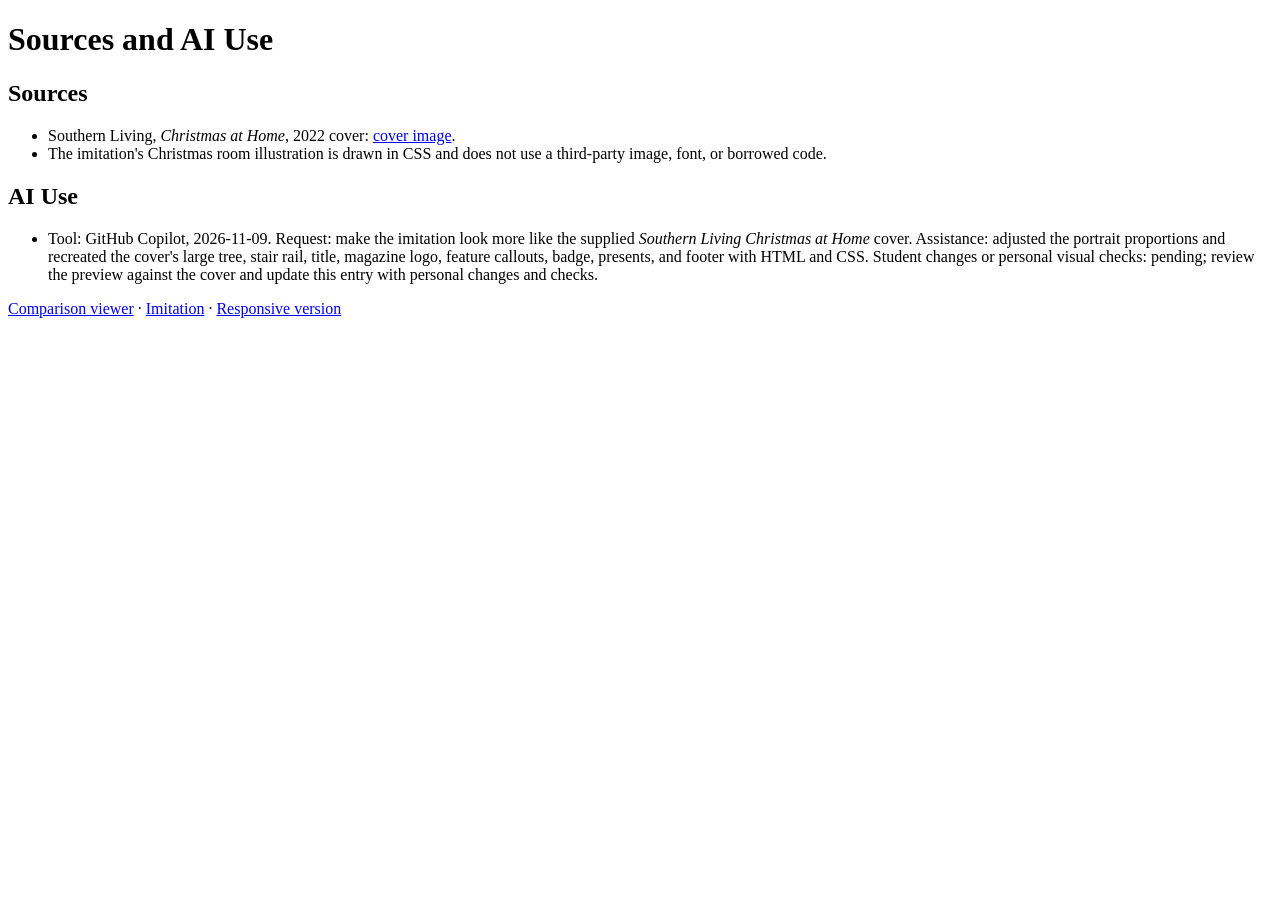
<file: citations.html>
<!DOCTYPE html>
<html lang="en">
<head>
  <meta charset="utf-8">
  <meta name="viewport" content="width=device-width, initial-scale=1">
  <title>Sources and AI Use</title>
</head>
<body>
  <h1>Sources and AI Use</h1>
  <h2>Sources</h2>
  <ul>
    <li>Southern Living, <em>Christmas at Home</em>, 2022 cover: <a href="https://cdn.magazines.com/crt/store/covers/sips/BZSLVXMAS22_l.jpg">cover image</a>.</li>
    <li>The imitation's Christmas room illustration is drawn in CSS and does not use a third-party image, font, or borrowed code.</li>
  </ul>
  <h2>AI Use</h2>
  <ul>
    <li>Tool: GitHub Copilot, 2026-11-09. Request: make the imitation look more like the supplied <em>Southern Living Christmas at Home</em> cover. Assistance: adjusted the portrait proportions and recreated the cover's large tree, stair rail, title, magazine logo, feature callouts, badge, presents, and footer with HTML and CSS. Student changes or personal visual checks: pending; review the preview against the cover and update this entry with personal changes and checks.</li>
  </ul>
  <!-- Each entry: tool, date, prompt summary, assistance received, and what YOU changed or checked. -->
  <p><a href="index.html">Comparison viewer</a> · <a href="imitation.html">Imitation</a> · <a href="responsive.html">Responsive version</a></p>
</body>
</html>
</file>
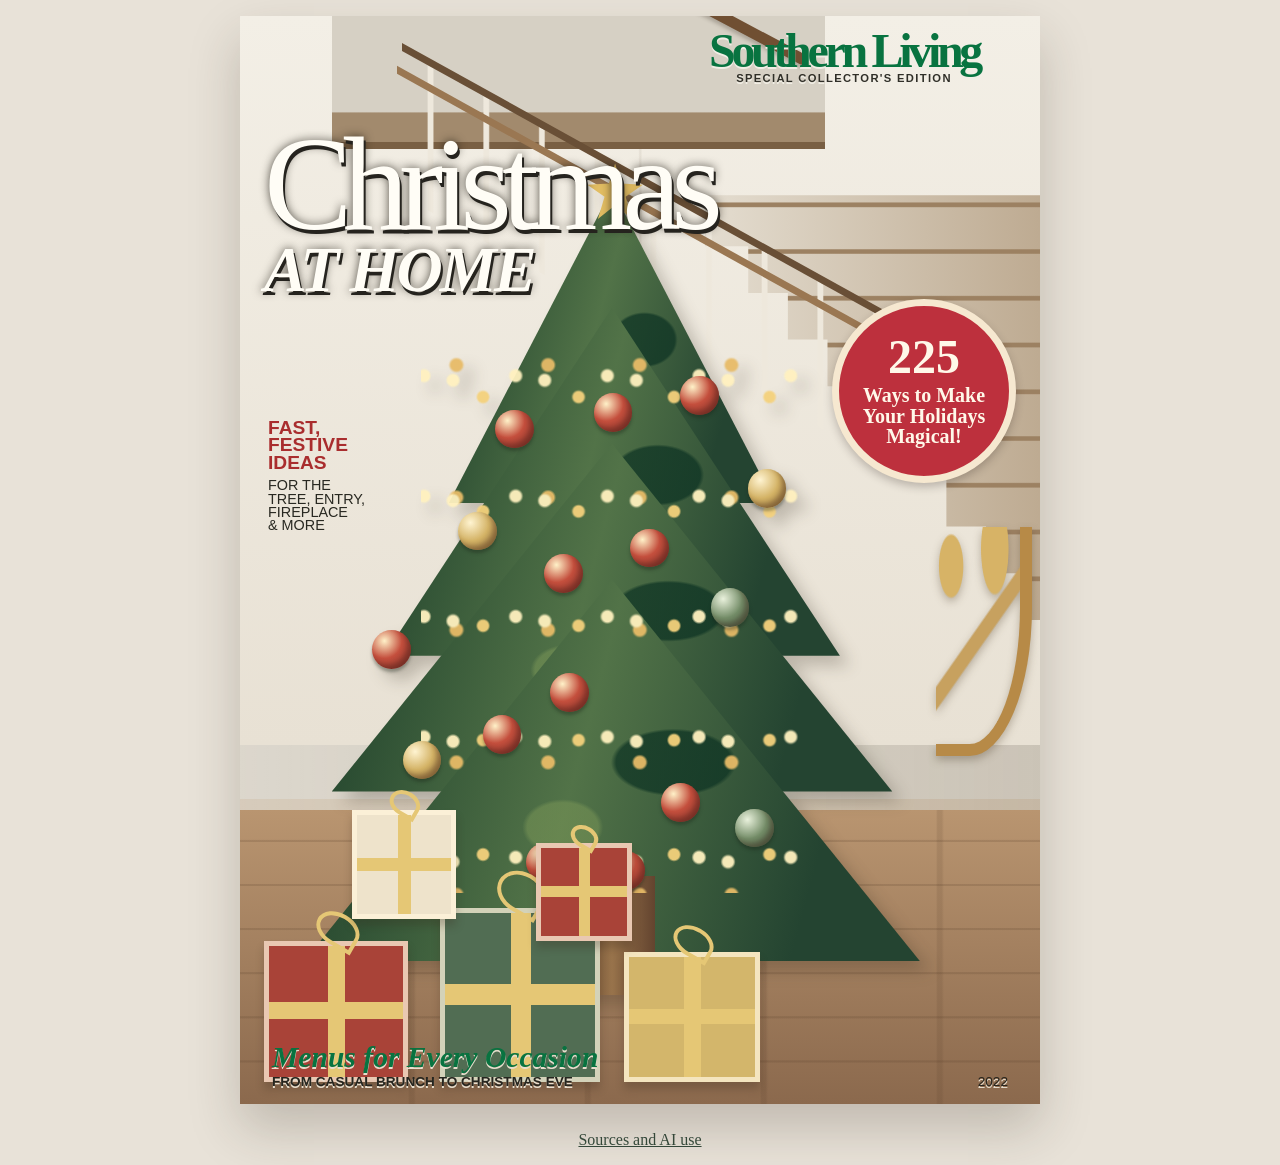
<file: imitation.html>
<!DOCTYPE html>
<html lang="en">

<head>
  <meta charset="utf-8" />
  <meta name="viewport" content="width=device-width" />
  <title>Imitation</title>
  <link href="imitation.css" rel="stylesheet" type="text/css" />
</head>

<body>
  <main>
    <!-- AI-generated design starts here — Copilot
         Student prompt summary: Make the design look closer to the supplied Southern Living
         Christmas at Home cover, especially its staircase, tree, title, and holiday details. -->
    <section class="christmas-room" role="img"
      aria-label="A modern home decorated for Christmas, with a staircase that rises and turns left, a large decorated tree, and wrapped presents.">
      <div class="upper-wall"></div>
      <div class="hall-opening"></div>
      <div class="window">
        <span></span><span></span><span></span><span></span>
      </div>
      <div class="wall-art"><span></span></div>
      <div class="stairwell">
        <div class="upper-landing"></div>
        <div class="stair-flight"></div>
        <div class="stair-balusters"></div>
        <div class="stair-rail"></div>
      </div>
      <div class="floor"></div>
      <div class="tree">
        <div class="tree-topper"></div>
        <div class="tree-layer tree-layer-one"></div>
        <div class="tree-layer tree-layer-two"></div>
        <div class="tree-layer tree-layer-three"></div>
        <div class="tree-layer tree-layer-four"></div>
        <div class="tree-trunk"></div>
        <div class="tree-lights"></div>
        <span class="ornament ornament-one"></span>
        <span class="ornament ornament-two"></span>
        <span class="ornament ornament-three"></span>
        <span class="ornament ornament-four"></span>
        <span class="ornament ornament-five"></span>
        <span class="ornament ornament-six"></span>
        <span class="ornament ornament-seven"></span>
        <span class="ornament ornament-eight"></span>
        <span class="ornament ornament-nine"></span>
        <span class="ornament ornament-ten"></span>
        <span class="ornament ornament-eleven"></span>
        <span class="ornament ornament-twelve"></span>
        <span class="ornament ornament-thirteen"></span>
        <span class="ornament ornament-fourteen"></span>
        <span class="ornament ornament-fifteen"></span>
        <span class="ornament ornament-sixteen"></span>
      </div>
      <div class="gift gift-one"><span></span></div>
      <div class="gift gift-two"><span></span></div>
      <div class="gift gift-three"><span></span></div>
      <div class="gift gift-four"><span></span></div>
      <div class="gift gift-five"><span></span></div>
      <div class="ribbon-bow" aria-hidden="true"></div>
      <div class="cover-logo">
        <strong>Southern Living</strong>
        <span>Special Collector's Edition</span>
      </div>
      <div class="coverline">
        <strong>Fast,<br />festive<br />ideas</strong>
        <span>for the<br />tree, entry,<br />fireplace<br />&amp; more</span>
      </div>
      <div class="cover-badge"><strong>225</strong><span>Ways to Make<br />Your Holidays<br />Magical!</span></div>
      <div class="room-title">
        <h1>Christmas</h1>
        <p>at Home</p>
      </div>
      <div class="cover-footer">
        <strong>Menus for Every Occasion</strong>
        <span>From Casual Brunch to Christmas Eve</span>
        <small>2022</small>
      </div>
    </section>
    <!-- AI-generated design ends here -->
  </main>
  <footer><a href="citations.html">Sources and AI use</a></footer>
</body>

</html>
</file>
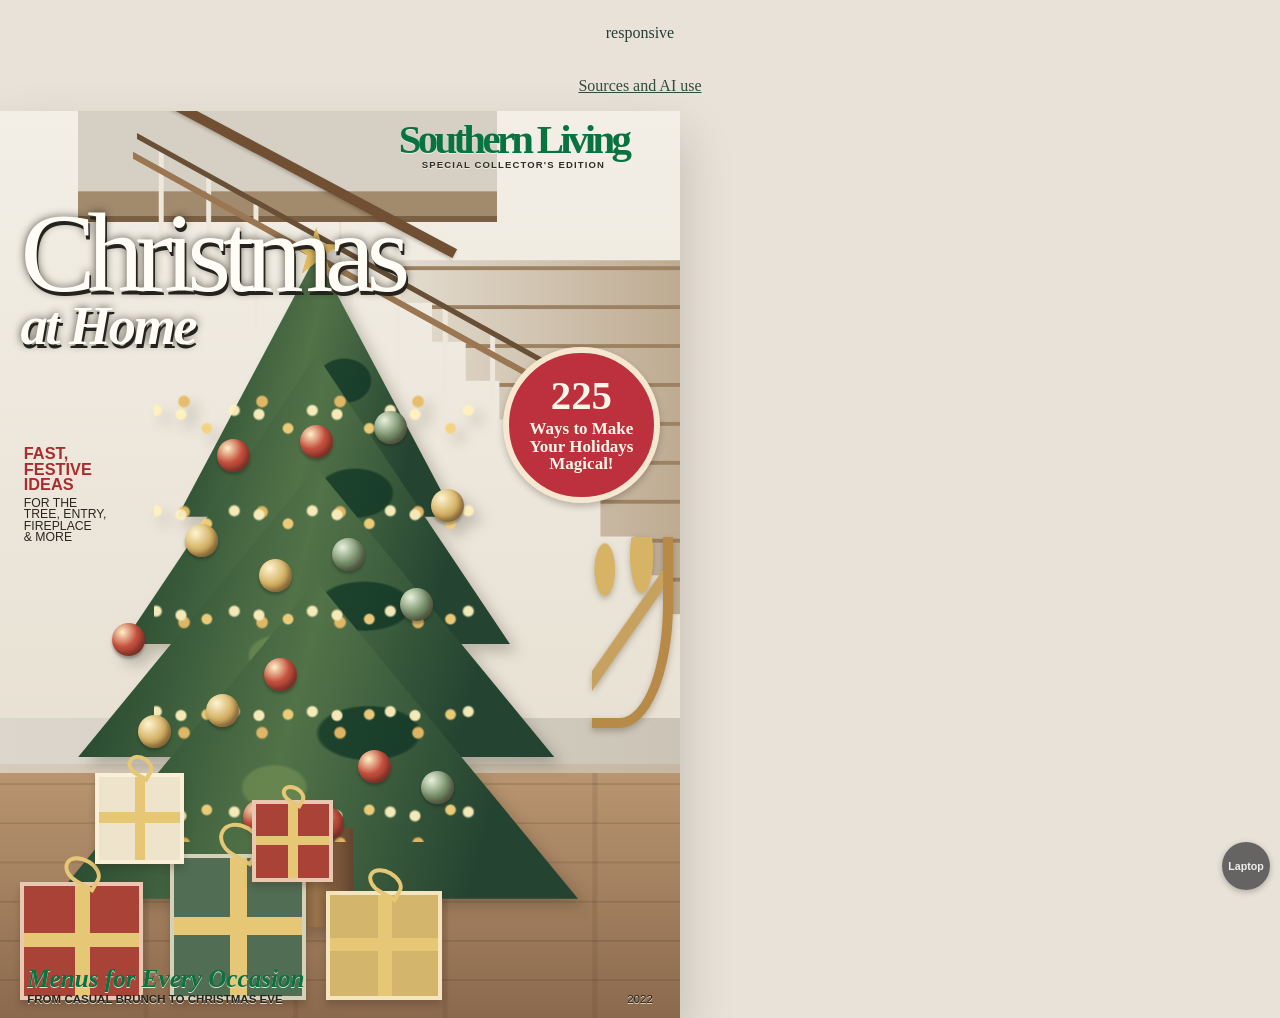
<file: responsive.html>
<!DOCTYPE html>
<html lang="en">

<head>
  <meta charset="utf-8" />
  <meta name="viewport" content="width=device-width" />
  <title>Responsive Design</title>
  <link href="responsive.css" rel="stylesheet" type="text/css" />
</head>

<body>
  <main>
    <!-- start your design here -->
    responsive
  </main>
  <footer><a href="citations.html">Sources and AI use</a></footer>
</body>

</html>
<section class="christmas-room" role="img"
  aria-label="A modern home decorated for Christmas, with a staircase that rises and turns left, a large decorated tree, and wrapped presents.">
  <div class="upper-wall"></div>
  <div class="hall-opening"></div>
  <div class="window">
    <span></span><span></span><span></span><span></span>
  </div>
  <div class="wall-art"><span></span></div>
  <div class="stairwell">
    <div class="upper-landing"></div>
    <div class="stair-flight"></div>
    <div class="stair-balusters"></div>
    <div class="stair-rail"></div>
  </div>
  <div class="floor"></div>
  <div class="tree">
    <div class="tree-topper"></div>
    <div class="tree-layer tree-layer-one"></div>
    <div class="tree-layer tree-layer-two"></div>
    <div class="tree-layer tree-layer-three"></div>
    <div class="tree-layer tree-layer-four"></div>
    <div class="tree-trunk"></div>
    <div class="tree-lights"></div>
    <span class="ornament ornament-one"></span>
    <span class="ornament ornament-two"></span>
    <span class="ornament ornament-three"></span>
    <span class="ornament ornament-four"></span>
    <span class="ornament ornament-five"></span>
    <span class="ornament ornament-six"></span>
    <span class="ornament ornament-seven"></span>
    <span class="ornament ornament-eight"></span>
    <span class="ornament ornament-nine"></span>
    <span class="ornament ornament-ten"></span>
    <span class="ornament ornament-eleven"></span>
    <span class="ornament ornament-twelve"></span>
    <span class="ornament ornament-thirteen"></span>
    <span class="ornament ornament-fourteen"></span>
    <span class="ornament ornament-fifteen"></span>
    <span class="ornament ornament-sixteen"></span>
  </div>
  <div class="gift gift-one"><span></span></div>
  <div class="gift gift-two"><span></span></div>
  <div class="gift gift-three"><span></span></div>
  <div class="gift gift-four"><span></span></div>
  <div class="gift gift-five"><span></span></div>
  <div class="ribbon-bow" aria-hidden="true"></div>
  <div class="cover-logo">
    <strong>Southern Living</strong>
    <span>Special Collector's Edition</span>
  </div>
  <div class="coverline">
    <strong>Fast,<br />festive<br />ideas</strong>
    <span>for the<br />tree, entry,<br />fireplace<br />&amp; more</span>
  </div>
  <div class="cover-badge"><strong>225</strong><span>Ways to Make<br />Your Holidays<br />Magical!</span></div>
  <div class="room-title">
    <h1>Christmas</h1>
    <p>at Home</p>
  </div>
  <div class="cover-footer">
    <strong>Menus for Every Occasion</strong>
    <span>From Casual Brunch to Christmas Eve</span>
    <small>2022</small>
  </div>
</section>
</file>
<file: imitation.css>
/* AI-generated design starts here — Copilot
   Student prompt summary: Make the design look closer to the supplied Southern Living
   Christmas at Home cover, especially its staircase, tree, title, and holiday details. */
* {
  box-sizing: border-box;
}

body {
  margin: 0;
  background: #e8e2d8;
  color: #263d32;
  font-family: Georgia, "Times New Roman", serif;
}

main {
  width: 100%;
  padding: 1rem;
}

.christmas-room {
  container-type: inline-size;
  position: relative;
  width: min(100%, 800px);
  aspect-ratio: 386 / 525;
  margin: 0 auto;
  overflow: hidden;
  isolation: isolate;
  background:
    linear-gradient(90deg, rgb(255 255 255 / 14%), transparent 52%, rgb(103 84 64 / 10%)),
    linear-gradient(180deg, #d6d0c4 0 72%, #d0c3b0 72% 73%, #927556 73% 100%);
  box-shadow: 0 1.5rem 3rem rgb(50 39 29 / 22%);
}

.upper-wall {
  position: absolute;
  inset: 0 0 33% 0;
  z-index: -1;
  background:
    linear-gradient(90deg, transparent 0 49.8%, rgb(111 91 70 / 11%) 50%, transparent 50.3%),
    linear-gradient(180deg, #f3efe6 0%, #e8e1d4 100%);
}

.hall-opening {
  display: none;
}

.window {
  display: none;
}

.wall-art {
  display: none;
}

.stairwell {
  top: 0;
  right: 0;
  width: 79%;
  height: 61%;
  z-index: 0;
}

.upper-landing {
  top: 0;
  left: -12%;
  width: 78%;
  height: 20%;
  border-bottom: 0.9cqi solid #795f43;
  background: linear-gradient(180deg, #d6d0c4 0 76%, #a28a6d 77% 100%);
}

.upper-landing::before {
  display: none;
}

.stair-flight {
  top: 27%;
  right: -4%;
  width: 57%;
  height: 64%;
  clip-path: polygon(0 0, 100% 0, 100% 100%, 89% 100%, 89% 89%, 78% 89%, 78% 78%, 67% 78%, 67% 67%, 56% 67%, 56% 56%, 45% 56%, 45% 45%, 34% 45%, 34% 34%, 23% 34%, 23% 23%, 12% 23%, 12% 12%, 0 12%);
  background:
    repeating-linear-gradient(0deg, transparent 0 9%, #9c8162 9.3% 10.1%, transparent 10.4% 11%),
    linear-gradient(90deg, #e4ddd0, #bba78d);
  filter: drop-shadow(0.5cqi 0.6cqi 0.5cqi rgb(66 48 32 / 22%));
}

.stair-balusters {
  position: absolute;
  top: 4%;
  left: -1%;
  width: 76%;
  height: 23%;
  transform: skewY(29deg);
  transform-origin: left top;
  border-top: 1cqi solid #694f36;
  background: repeating-linear-gradient(90deg, transparent 0 5.2%, #eee8dc 5.5% 6.4%, transparent 6.7% 11.6%);
}

.stair-balusters::before {
  position: absolute;
  top: 0;
  right: -2%;
  left: -1%;
  height: 1cqi;
  transform: translateY(2.2cqi);
  background: #9a7752;
  content: "";
}

.stair-rail {
  top: 6%;
  right: 37%;
  width: 83%;
  height: 1.4cqi;
  transform: rotate(28deg);
  background: #704f32;
  box-shadow: 0 0.3cqi 0.5cqi rgb(49 35 23 / 25%);
}

.stair-rail::before,
.stair-rail::after {
  display: none;
}

.floor {
  height: 27%;
  background:
    repeating-linear-gradient(0deg, transparent 0 15%, rgb(76 52 33 / 17%) 15.2% 15.7%, transparent 16%),
    repeating-linear-gradient(90deg, transparent 0 21%, rgb(78 54 35 / 13%) 21.2% 21.7%, transparent 22%),
    linear-gradient(180deg, #b99570, #8b694d);
}

.tree {
  bottom: 10%;
  left: 8%;
  width: 77%;
  height: 78%;
  z-index: 1;
}

.tree-layer {
  background:
    radial-gradient(ellipse at 42% 65%, rgb(123 151 87 / 52%) 0 7%, transparent 8%),
    radial-gradient(ellipse at 60% 48%, rgb(11 49 34 / 70%) 0 11%, transparent 12%),
    linear-gradient(105deg, #173927, #527348 45%, #244431 82%);
}

.tree-layer-one { top: 5%; width: 53%; height: 37%; }
.tree-layer-two { top: 19%; width: 74%; height: 41%; }
.tree-layer-three { top: 35%; width: 91%; height: 41%; }
.tree-layer-four { top: 51%; width: 100%; height: 45%; }

.ornament {
  width: 6.3%;
  background: radial-gradient(circle at 32% 28%, #fff1c8, #c44f3d 45%, #7d3029 100%);
  box-shadow: 0 0.4cqi 0.4cqi rgb(25 34 22 / 35%), inset -0.5cqi -0.5cqi 0.7cqi rgb(57 24 16 / 35%);
}

.ornament-nine { top: 31%; left: 31%; }
.ornament-ten { top: 45%; left: 53%; }
.ornament-eleven { top: 57%; left: 11%; }
.ornament-twelve { top: 67%; left: 29%; }
.ornament-thirteen { top: 75%; left: 58%; }
.ornament-fourteen { top: 27%; left: 61%; }
.ornament-fifteen { top: 48%; left: 39%; }
.ornament-sixteen { top: 82%; left: 36%; }

.gift-one { bottom: 2%; left: 3%; width: 18%; height: 13%; }
.gift-two { bottom: 2%; left: 25%; width: 20%; height: 16%; }
.gift-three { bottom: 2%; left: 48%; width: 17%; height: 12%; }
.gift-four { bottom: 17%; left: 14%; width: 13%; height: 10%; }
.gift-five { bottom: 15%; left: 37%; width: 12%; height: 9%; }

.ribbon-bow {
  position: absolute;
  z-index: 4;
  top: 47%;
  right: 1%;
  width: 12%;
  height: 21%;
  border-right: 1.6cqi solid #b78a47;
  border-bottom: 1.6cqi solid #b78a47;
  border-radius: 0 0 65% 0;
  background:
    radial-gradient(ellipse at 18% 18%, #d7b366 0 12%, transparent 13%),
    radial-gradient(ellipse at 70% 10%, #d7b366 0 16%, transparent 17%),
    linear-gradient(125deg, transparent 0 47%, #c7a15f 48% 54%, transparent 55%);
  filter: drop-shadow(0 0.5cqi 0.5cqi rgb(60 42 21 / 30%));
}

.cover-logo {
  position: absolute;
  z-index: 6;
  top: 1.2%;
  right: 3%;
  width: 43%;
  color: #087340;
  text-align: center;
  text-shadow: 0 0.2cqi #f1eee5;
}

.cover-logo strong {
  display: block;
  font-size: 6cqi;
  letter-spacing: -0.09em;
  line-height: 0.9;
}

.cover-logo span {
  display: block;
  color: #302f28;
  font-family: Arial, sans-serif;
  font-size: 1.4cqi;
  font-weight: 700;
  letter-spacing: 0.12em;
  text-transform: uppercase;
}

.coverline {
  position: absolute;
  z-index: 6;
  top: 37%;
  left: 3.5%;
  color: #a92d2e;
  font-family: Arial, sans-serif;
  font-size: 2.4cqi;
  line-height: 0.93;
  text-transform: uppercase;
}

.coverline strong,
.coverline span {
  display: block;
}

.coverline span {
  margin-top: 0.5em;
  color: #282821;
  font-size: 1.8cqi;
}

.cover-badge {
  position: absolute;
  z-index: 6;
  top: 26%;
  right: 3%;
  display: flex;
  width: 23%;
  aspect-ratio: 1;
  flex-direction: column;
  align-items: center;
  justify-content: center;
  border: 0.9cqi solid #f6e8d0;
  border-radius: 50%;
  background: #bd303d;
  color: #fff8e9;
  text-align: center;
  box-shadow: 0 0.5cqi 1cqi rgb(45 32 28 / 25%);
}

.cover-badge strong {
  font-size: 6cqi;
  line-height: 0.9;
}

.cover-badge span {
  margin-top: 0.35em;
  font-size: 2.5cqi;
  font-weight: 700;
  line-height: 1.02;
}

.room-title {
  top: 10%;
  left: 3%;
  width: 94%;
  color: #fffdf6;
  text-align: left;
  text-shadow: 0.25cqi 0.55cqi 0 #25231e, 0 0 1.2cqi rgb(30 25 18 / 75%);
}

.room-title h1 {
  font-size: 16.6cqi;
  font-weight: 400;
  letter-spacing: -0.075em;
  line-height: 0.9;
  white-space: nowrap;
}

.room-title p {
  margin: -0.05em 0 0;
  color: #fffdf6;
  font-family: Georgia, "Times New Roman", serif;
  font-size: 8cqi;
  font-style: italic;
  font-weight: 700;
  letter-spacing: -0.045em;
  line-height: 0.92;
}

.cover-footer {
  position: absolute;
  z-index: 6;
  right: 4%;
  bottom: 1.4%;
  left: 4%;
  color: #087340;
  text-shadow: 0 0.2cqi #e7dece;
}

.cover-footer strong,
.cover-footer span {
  display: block;
}

.cover-footer strong {
  font-size: 3.7cqi;
  font-style: italic;
}

.cover-footer span {
  color: #25251f;
  font-family: Arial, sans-serif;
  font-size: 1.7cqi;
  font-weight: 700;
  text-transform: uppercase;
}

.cover-footer small {
  position: absolute;
  right: 0;
  bottom: 0;
  color: #27251e;
  font-family: Arial, sans-serif;
  font-size: 1.7cqi;
}

.window {
  position: absolute;
  top: 10%;
  left: 5%;
  width: 20%;
  height: 34%;
  overflow: hidden;
  border: 1.1cqi solid #fffdf6;
  background:
    linear-gradient(90deg, transparent 47%, #fffdf6 48% 52%, transparent 53%),
    linear-gradient(180deg, transparent 47%, #fffdf6 48% 52%, transparent 53%),
    linear-gradient(160deg, #bacbc5, #e7e5d7 70%, #b2bdac);
  box-shadow: 0 0 0 0.5cqi #b7aa96, 0 1cqi 2cqi rgb(65 53 41 / 16%);
}

.window span {
  position: absolute;
  width: 1.8cqi;
  height: 1.8cqi;
  border-radius: 50%;
  background: #fff5d4;
  box-shadow: 0 0 1.5cqi #fff1be;
}

.window span:nth-child(1) { top: 18%; left: 20%; }
.window span:nth-child(2) { top: 66%; left: 72%; }
.window span:nth-child(3) { top: 38%; left: 82%; }
.window span:nth-child(4) { top: 78%; left: 30%; }

.wall-art {
  position: absolute;
  top: 13%;
  left: 31%;
  width: 13%;
  height: 17%;
  border: 0.8cqi solid #927758;
  background:
    linear-gradient(145deg, transparent 48%, #6f8069 49% 62%, transparent 63%),
    linear-gradient(35deg, transparent 44%, #bd7657 45% 56%, transparent 57%),
    #eee8da;
  box-shadow: 0 0.7cqi 1.2cqi rgb(70 52 35 / 18%);
}

.wall-art span {
  position: absolute;
  inset: 10%;
  border: 0.3cqi solid rgb(255 255 255 / 70%);
}

.stairwell {
  position: absolute;
  top: 4%;
  right: 3%;
  width: 46%;
  height: 54%;
}

.upper-landing {
  position: absolute;
  top: 0;
  left: 0;
  width: 79%;
  height: 19%;
  border-bottom: 1cqi solid #80694f;
  background: linear-gradient(180deg, #f5f0e5 0 78%, #c4b39b 79% 100%);
}

.upper-landing::before {
  position: absolute;
  right: 3%;
  bottom: 17%;
  left: 15%;
  height: 2cqi;
  border-radius: 50%;
  background: #526e58;
  box-shadow: -2cqi 0.5cqi #718568, 2cqi 0.3cqi #395843, 5cqi 0 #728568;
  content: "";
}

.stair-flight {
  position: absolute;
  top: 18%;
  right: 1%;
  width: 76%;
  height: 76%;
  clip-path: polygon(
    0 100%, 100% 100%, 100% 0, 90% 0, 90% 10%, 80% 10%, 80% 20%,
    70% 20%, 70% 30%, 60% 30%, 60% 40%, 50% 40%, 50% 50%,
    40% 50%, 40% 60%, 30% 60%, 30% 70%, 20% 70%, 20% 80%,
    10% 80%, 10% 90%, 0 90%
  );
  background:
    repeating-linear-gradient(180deg, transparent 0 8.5%, #b69a77 8.7% 9.5%, transparent 9.7% 10%),
    linear-gradient(100deg, #e4d7c2, #c9b392);
  filter: drop-shadow(0.5cqi 0.6cqi 0.5cqi rgb(66 48 32 / 22%));
}

.stair-rail {
  position: absolute;
  top: 17%;
  right: 7%;
  width: 70%;
  height: 2.4cqi;
  transform: rotate(-42deg);
  transform-origin: right center;
  border-radius: 2cqi;
  background: #604d3b;
  box-shadow: 0 0.4cqi 0.5cqi rgb(49 35 23 / 25%);
}

.stair-rail::before,
.stair-rail::after {
  position: absolute;
  bottom: 1.5cqi;
  width: 1cqi;
  height: 13cqi;
  background: #806b51;
  content: "";
}

.stair-rail::before { left: 28%; }
.stair-rail::after { left: 65%; }

.garland {
  position: absolute;
  height: 3cqi;
  border-radius: 50%;
  background: #456449;
  box-shadow: 0 0.5cqi 0 #314d39, 0.8cqi 0.5cqi #a33e32, 2cqi 0 #d9b866;
}

.garland-rail {
  top: 38%;
  right: 15%;
  width: 53%;
  transform: rotate(-42deg);
}

.fireplace {
  position: absolute;
  right: 5%;
  bottom: 9%;
  width: 27%;
  height: 30%;
  border: 1cqi solid #d5c9b7;
  border-bottom: 0;
  background: #ece5d9;
  box-shadow: inset 0 0 2cqi rgb(82 64 44 / 13%);
}

.mantel {
  position: absolute;
  top: -5%;
  left: -9%;
  width: 118%;
  height: 10%;
  background: #9c8060;
  box-shadow: 0 0.7cqi 0.8cqi rgb(57 43 29 / 18%);
}

.mantel-garland {
  position: absolute;
  top: -60%;
  left: 8%;
  width: 83%;
  height: 1.8cqi;
  border-radius: 50%;
  background: #426046;
  box-shadow: 1cqi 0.4cqi #ab4236, 3cqi 0 #d2b45e, 5cqi 0.4cqi #426046;
}

.stocking {
  position: absolute;
  top: 60%;
  width: 8%;
  height: 90%;
  border-radius: 1cqi 1cqi 2cqi 2cqi;
  background: #a94438;
}

.stocking::after {
  position: absolute;
  right: -80%;
  bottom: 0;
  width: 125%;
  height: 45%;
  border-radius: 0 0 2cqi 2cqi;
  background: inherit;
  content: "";
}

.stocking:nth-child(1) { left: 23%; }
.stocking:nth-child(2) { left: 65%; background: #526d52; }

.candle {
  position: absolute;
  top: -190%;
  width: 4%;
  height: 220%;
  background: #f7edcf;
}

.candle::before {
  position: absolute;
  top: -30%;
  left: 24%;
  width: 52%;
  height: 25%;
  border-radius: 50%;
  background: #e7b658;
  box-shadow: 0 0 1cqi #f1c867;
  content: "";
}

.candle:nth-of-type(3) { left: 42%; }
.candle:nth-of-type(4) { left: 52%; }

.firebox {
  position: absolute;
  top: 17%;
  right: 13%;
  bottom: 0;
  left: 13%;
  border: 1cqi solid #a79883;
  border-bottom: 0;
  border-radius: 48% 48% 0 0 / 18% 18% 0 0;
  background: radial-gradient(ellipse at 50% 100%, #d77b36, #633d2c 54%, #302d29 76%);
}

.firebox span {
  position: absolute;
  right: 22%;
  bottom: 4%;
  left: 22%;
  height: 9%;
  border-radius: 50%;
  background: #4a3529;
}

.floor {
  position: absolute;
  z-index: -1;
  right: 0;
  bottom: 0;
  left: 0;
  height: 31%;
  background:
    repeating-linear-gradient(0deg, transparent 0 14%, rgb(76 52 33 / 17%) 14.2% 14.7%, transparent 15%),
    repeating-linear-gradient(90deg, transparent 0 21%, rgb(78 54 35 / 13%) 21.2% 21.7%, transparent 22%),
    linear-gradient(180deg, #b99570, #8b694d);
}

.tree {
  position: absolute;
  bottom: 8%;
  left: 8%;
  width: 49%;
  height: 73%;
  filter: drop-shadow(1.3cqi 1.3cqi 1cqi rgb(48 39 27 / 24%));
}

.tree-layer {
  position: absolute;
  left: 50%;
  width: 100%;
  transform: translateX(-50%);
  background: linear-gradient(105deg, #244734, #3e6844 52%, #244431);
  clip-path: polygon(50% 0, 100% 100%, 0 100%);
}

.tree-layer-one { top: 7%; width: 55%; height: 37%; }
.tree-layer-two { top: 23%; width: 75%; height: 39%; }
.tree-layer-three { top: 40%; width: 91%; height: 39%; }
.tree-layer-four { top: 56%; width: 100%; height: 40%; }

.tree-trunk {
  position: absolute;
  bottom: 0;
  left: 43%;
  width: 14%;
  height: 14%;
  background: linear-gradient(90deg, #67472f, #98734b, #63442f);
}

.tree-topper {
  position: absolute;
  z-index: 2;
  top: 2%;
  left: 46%;
  width: 9%;
  aspect-ratio: 1;
  background: #e2bd62;
  clip-path: polygon(50% 0, 61% 36%, 100% 38%, 69% 60%, 81% 100%, 50% 75%, 19% 100%, 31% 60%, 0 38%, 39% 36%);
  filter: drop-shadow(0 0 1cqi #f4d781);
}

.tree-lights {
  position: absolute;
  inset: 17% 19% 12%;
  z-index: 1;
  background:
    radial-gradient(circle, #f4d17c 0 0.65cqi, transparent 0.9cqi) 5% 10% / 25% 19%,
    radial-gradient(circle, #fff1bf 0 0.65cqi, transparent 0.95cqi) 90% 31% / 24% 20%,
    radial-gradient(circle, #e7bb67 0 0.7cqi, transparent 1cqi) 28% 58% / 24% 22%,
    radial-gradient(circle, #fff1bf 0 0.65cqi, transparent 0.95cqi) 80% 80% / 24% 20%;
  background-repeat: repeat;
  opacity: 0.95;
}

.ornament {
  position: absolute;
  z-index: 2;
  width: 5.3%;
  aspect-ratio: 1;
  border-radius: 50%;
  background: radial-gradient(circle at 32% 28%, #fff1c8, #c44f3d 45%, #7d3029 100%);
  box-shadow: 0 0.4cqi 0.4cqi rgb(25 34 22 / 35%);
}

.ornament-two, .ornament-five, .ornament-eight {
  background: radial-gradient(circle at 32% 28%, #fff4d1, #d4b366 48%, #92733b);
}

.ornament-three, .ornament-six {
  background: radial-gradient(circle at 32% 28%, #e9f1dc, #748d68 50%, #435c43);
}

.ornament-one { top: 29%; left: 47%; }
.ornament-two { top: 43%; left: 25%; }
.ornament-three { top: 52%; left: 66%; }
.ornament-four { top: 62%; left: 40%; }
.ornament-five { top: 70%; left: 16%; }
.ornament-six { top: 78%; left: 70%; }
.ornament-seven { top: 83%; left: 49%; }
.ornament-eight { top: 38%; left: 72%; }

.gift {
  position: absolute;
  z-index: 3;
  border: 0.7cqi solid rgb(255 245 219 / 75%);
  background: #a94338;
  box-shadow: 0 0.9cqi 1cqi rgb(54 39 26 / 25%);
}

.gift::before, .gift::after {
  position: absolute;
  content: "";
  background: #e5c775;
}

.gift::before {
  top: 0;
  bottom: 0;
  left: 44%;
  width: 13%;
}

.gift::after {
  top: 43%;
  right: 0;
  left: 0;
  height: 13%;
}

.gift span {
  position: absolute;
  top: -25%;
  left: 34%;
  width: 34%;
  height: 25%;
  border: 0.6cqi solid #e5c775;
  border-radius: 50% 50% 0 50%;
  transform: rotate(30deg);
}

.gift-one { bottom: 5%; left: 17%; width: 17%; height: 12%; }
.gift-two { bottom: 7%; left: 35%; width: 18%; height: 15%; background: #516d53; }
.gift-three { bottom: 5%; left: 53%; width: 16%; height: 11%; background: #d3b66b; }
.gift-four { bottom: 18%; left: 23%; width: 13%; height: 10%; background: #eee3cb; }
.gift-five { bottom: 18%; left: 43%; width: 12%; height: 9%; background: #a94338; }

.decor {
  position: absolute;
  z-index: 4;
  width: 7%;
  aspect-ratio: 1;
  border: 1.1cqi solid #49634a;
  border-radius: 50%;
  box-shadow:
    0 0 0 0.7cqi #a74738,
    inset 0 0 0 0.8cqi #d4b56c,
    0 0 1cqi rgb(50 40 25 / 20%);
}

.decor::before,
.decor::after {
  position: absolute;
  width: 1.5cqi;
  height: 1.5cqi;
  border-radius: 50%;
  background: #c1493a;
  content: "";
}

.decor::before { top: 16%; left: 18%; }
.decor::after { right: 15%; bottom: 18%; background: #d6b862; }
.decor-left { top: 45%; left: 6%; }
.decor-right { top: 28%; right: 8%; width: 5%; }

.room-title {
  position: absolute;
  z-index: 5;
  top: 10%;
  left: 30%;
  width: 32%;
  color: #3a4b3b;
  text-align: center;
  text-shadow: 0 0.4cqi 0.8cqi rgb(246 240 225 / 85%);
}

.room-title p {
  margin: 0 0 0.3em;
  color: #9a5142;
  font-family: Arial, sans-serif;
  font-size: 2.6cqi;
  letter-spacing: 0.22em;
  text-transform: uppercase;
}

.room-title h1 {
  margin: 0;
  font-size: 8.3cqi;
  font-weight: 400;
  line-height: 0.88;
}

footer {
  padding: 0.7rem 1rem 1rem;
  text-align: center;
}

footer a {
  color: #354b3c;
}

@media (max-width: 480px) {
  main {
    padding: 0.5rem;
  }

  footer {
    padding-bottom: 0.5rem;
  }
}

.stairwell {
  position: absolute;
  top: 0;
  right: 0;
  width: 79%;
  height: 61%;
  z-index: 0;
}

.upper-landing {
  position: absolute;
  top: 0;
  left: -12%;
  width: 78%;
  height: 20%;
  border-bottom: 0.9cqi solid #795f43;
  background: linear-gradient(180deg, #d6d0c4 0 76%, #a28a6d 77% 100%);
}

.stair-flight {
  position: absolute;
  top: 27%;
  right: -4%;
  width: 57%;
  height: 64%;
  clip-path: polygon(0 0, 100% 0, 100% 100%, 89% 100%, 89% 89%, 78% 89%, 78% 78%, 67% 78%, 67% 67%, 56% 67%, 56% 56%, 45% 56%, 45% 45%, 34% 45%, 34% 34%, 23% 34%, 23% 23%, 12% 23%, 12% 12%, 0 12%);
  background:
    repeating-linear-gradient(0deg, transparent 0 9%, #9c8162 9.3% 10.1%, transparent 10.4% 11%),
    linear-gradient(90deg, #e4ddd0, #bba78d);
}

.stair-rail {
  position: absolute;
  top: 6%;
  right: 37%;
  width: 83%;
  height: 1.4cqi;
  transform: rotate(28deg);
  background: #704f32;
}

.floor {
  height: 27%;
}

.tree {
  bottom: 10%;
  left: 8%;
  width: 77%;
  height: 78%;
  z-index: 1;
}

.tree-layer {
  background:
    radial-gradient(ellipse at 42% 65%, rgb(123 151 87 / 52%) 0 7%, transparent 8%),
    radial-gradient(ellipse at 60% 48%, rgb(11 49 34 / 70%) 0 11%, transparent 12%),
    linear-gradient(105deg, #173927, #527348 45%, #244431 82%);
}

.tree-layer-one { top: 5%; width: 53%; height: 37%; }
.tree-layer-two { top: 19%; width: 74%; height: 41%; }
.tree-layer-three { top: 35%; width: 91%; height: 41%; }
.tree-layer-four { top: 51%; width: 100%; height: 45%; }

.ornament {
  width: 6.3%;
  box-shadow: 0 0.4cqi 0.4cqi rgb(25 34 22 / 35%), inset -0.5cqi -0.5cqi 0.7cqi rgb(57 24 16 / 35%);
}

.gift-one { bottom: 2%; left: 3%; width: 18%; height: 13%; }
.gift-two { bottom: 2%; left: 25%; width: 20%; height: 16%; }
.gift-three { bottom: 2%; left: 48%; width: 17%; height: 12%; }
.gift-four { bottom: 17%; left: 14%; width: 13%; height: 10%; }
.gift-five { bottom: 15%; left: 37%; width: 12%; height: 9%; }

.room-title {
  top: 10%;
  left: 3%;
  width: 94%;
  color: #fffdf6;
  text-align: left;
  text-shadow: 0.25cqi 0.55cqi 0 #25231e, 0 0 1.2cqi rgb(30 25 18 / 75%);
}

.room-title h1 {
  font-size: 16.6cqi;
  font-weight: 400;
  letter-spacing: -0.075em;
  line-height: 0.9;
  white-space: nowrap;
}

.room-title p {
  margin: -0.05em 0 0;
  color: #fffdf6;
  font-family: Georgia, "Times New Roman", serif;
  font-size: 8cqi;
  font-style: italic;
  font-weight: 700;
  letter-spacing: -0.045em;
  line-height: 0.92;
}
/* AI-generated design ends here */
</file>
<file: responsive.css>
/* =========================================
   BASE / ALL SCREEN SIZES
   ========================================= */
*,
*::before,
*::after {
  box-sizing: border-box;
}

body {
  margin: 0;
  background: #e8e2d8;
  color: #263d32;
  font-family: Georgia, "Times New Roman", serif;
  min-height: 100vh;
  display: flex;
  flex-direction: column;
}

main {
  width: 100%;
  flex: 1;
  display: flex;
  align-items: center;
  justify-content: center;
  padding: 1rem;
}

/* Circular viewport indicator badge */
main::before {
  position: fixed;
  bottom: 10px;
  right: 10px;
  z-index: 9999;
  color: #efefef;
  border-radius: 50%;
  width: 48px;
  height: 48px;
  font-family: Helvetica, Arial, sans-serif;
  font-size: 8pt;
  font-weight: bold;
  display: flex;
  align-items: center;
  justify-content: center;
  pointer-events: none;
  box-shadow: 0 2px 6px rgb(0 0 0 / 25%);
}

/* Main Room / Magazine Cover Container */
.christmas-room {
  position: relative;
  overflow: hidden;
  width: 100%;
  /* Enables cqi units to scale proportionally at any size */
  container-type: inline-size;
  aspect-ratio: 3 / 4;
  background:
    linear-gradient(90deg, rgb(255 255 255 / 14%), transparent 52%, rgb(103 84 64 / 10%)),
    linear-gradient(180deg, #d6d0c4 0 72%, #d0c3b0 72% 73%, #927556 73% 100%);
  box-shadow: 0 1.5rem 3rem rgb(50 39 29 / 22%);
}

/* =========================================
   ROOM ARCHITECTURE & BACKGROUND
   ========================================= */
.upper-wall {
  position: absolute;
  inset: 0 0 33% 0;
  z-index: 0;
  background:
    linear-gradient(90deg, transparent 0 49.8%, rgb(111 91 70 / 11%) 50%, transparent 50.3%),
    linear-gradient(180deg, #f3efe6 0%, #e8e1d4 100%);
}

.floor {
  position: absolute;
  z-index: 0;
  right: 0;
  bottom: 0;
  left: 0;
  height: 27%;
  background:
    repeating-linear-gradient(0deg, transparent 0 15%, rgb(76 52 33 / 17%) 15.2% 15.7%, transparent 16%),
    repeating-linear-gradient(90deg, transparent 0 21%, rgb(78 54 35 / 13%) 21.2% 21.7%, transparent 22%),
    linear-gradient(180deg, #b99570, #8b694d);
}

/* Hidden elements on compact/magazine layout (revealed on widescreen below) */
.hall-opening,
.window,
.wall-art,
.fireplace,
.decor {
  display: none;
}

/* Stairwell */
.stairwell {
  position: absolute;
  top: 0;
  right: 0;
  width: 79%;
  height: 61%;
  z-index: 1;
}

.upper-landing {
  position: absolute;
  top: 0;
  left: -12%;
  width: 78%;
  height: 20%;
  border-bottom: 0.9cqi solid #795f43;
  background: linear-gradient(180deg, #d6d0c4 0 76%, #a28a6d 77% 100%);
}

.stair-flight {
  position: absolute;
  top: 27%;
  right: -4%;
  width: 57%;
  height: 64%;
  clip-path: polygon(0 0, 100% 0, 100% 100%, 89% 100%, 89% 89%, 78% 89%, 78% 78%, 67% 78%, 67% 67%, 56% 67%, 56% 56%, 45% 56%, 45% 45%, 34% 45%, 34% 34%, 23% 34%, 23% 23%, 12% 23%, 12% 12%, 0 12%);
  background:
    repeating-linear-gradient(0deg, transparent 0 9%, #9c8162 9.3% 10.1%, transparent 10.4% 11%),
    linear-gradient(90deg, #e4ddd0, #bba78d);
  filter: drop-shadow(0.5cqi 0.6cqi 0.5cqi rgb(66 48 32 / 22%));
}

.stair-balusters {
  position: absolute;
  top: 4%;
  left: -1%;
  width: 76%;
  height: 23%;
  transform: skewY(29deg);
  transform-origin: left top;
  border-top: 1cqi solid #694f36;
  background: repeating-linear-gradient(90deg, transparent 0 5.2%, #eee8dc 5.5% 6.4%, transparent 6.7% 11.6%);
}

.stair-balusters::before {
  position: absolute;
  top: 0;
  right: -2%;
  left: -1%;
  height: 1cqi;
  transform: translateY(2.2cqi);
  background: #9a7752;
  content: "";
}

.stair-rail {
  position: absolute;
  top: 6%;
  right: 37%;
  width: 83%;
  height: 1.4cqi;
  transform: rotate(28deg);
  background: #704f32;
  box-shadow: 0 0.3cqi 0.5cqi rgb(49 35 23 / 25%);
}

/* =========================================
   CHRISTMAS TREE & ORNAMENTS
   ========================================= */
.tree {
  position: absolute;
  bottom: 10%;
  left: 8%;
  width: 77%;
  height: 78%;
  z-index: 2;
  filter: drop-shadow(1.3cqi 1.3cqi 1cqi rgb(48 39 27 / 24%));
}

.tree-layer {
  position: absolute;
  left: 50%;
  transform: translateX(-50%);
  clip-path: polygon(50% 0, 100% 100%, 0 100%);
  background:
    radial-gradient(ellipse at 42% 65%, rgb(123 151 87 / 52%) 0 7%, transparent 8%),
    radial-gradient(ellipse at 60% 48%, rgb(11 49 34 / 70%) 0 11%, transparent 12%),
    linear-gradient(105deg, #173927, #527348 45%, #244431 82%);
}

.tree-layer-one   { top: 5%;  width: 53%;  height: 37%; }
.tree-layer-two   { top: 19%; width: 74%;  height: 41%; }
.tree-layer-three { top: 35%; width: 91%;  height: 41%; }
.tree-layer-four  { top: 51%; width: 100%; height: 45%; }

.tree-trunk {
  position: absolute;
  bottom: 0;
  left: 43%;
  width: 14%;
  height: 14%;
  background: linear-gradient(90deg, #67472f, #98734b, #63442f);
}

.tree-topper {
  position: absolute;
  z-index: 3;
  top: 1%;
  left: 45.5%;
  width: 9%;
  aspect-ratio: 1;
  background: #e2bd62;
  clip-path: polygon(50% 0, 61% 36%, 100% 38%, 69% 60%, 81% 100%, 50% 75%, 19% 100%, 31% 60%, 0 38%, 39% 36%);
  filter: drop-shadow(0 0 1cqi #f4d781);
}

.tree-lights {
  position: absolute;
  inset: 17% 19% 12%;
  z-index: 2;
  background:
    radial-gradient(circle, #f4d17c 0 0.65cqi, transparent 0.9cqi) 5% 10% / 25% 19%,
    radial-gradient(circle, #fff1bf 0 0.65cqi, transparent 0.95cqi) 90% 31% / 24% 20%,
    radial-gradient(circle, #e7bb67 0 0.7cqi, transparent 1cqi) 28% 58% / 24% 22%,
    radial-gradient(circle, #fff1bf 0 0.65cqi, transparent 0.95cqi) 80% 80% / 24% 20%;
  background-repeat: repeat;
  opacity: 0.95;
}

.ornament {
  position: absolute;
  z-index: 3;
  width: 6.3%;
  aspect-ratio: 1;
  border-radius: 50%;
  background: radial-gradient(circle at 32% 28%, #fff1c8, #c44f3d 45%, #7d3029 100%);
  box-shadow: 0 0.4cqi 0.4cqi rgb(25 34 22 / 35%), inset -0.5cqi -0.5cqi 0.7cqi rgb(57 24 16 / 35%);
}

.ornament-two, .ornament-five, .ornament-eight, .ornament-twelve, .ornament-fifteen {
  background: radial-gradient(circle at 32% 28%, #fff4d1, #d4b366 48%, #92733b);
}

.ornament-three, .ornament-six, .ornament-ten, .ornament-fourteen {
  background: radial-gradient(circle at 32% 28%, #e9f1dc, #748d68 50%, #435c43);
}

.ornament-one      { top: 29%; left: 47%; }
.ornament-two      { top: 43%; left: 25%; }
.ornament-three    { top: 52%; left: 66%; }
.ornament-four     { top: 62%; left: 40%; }
.ornament-five     { top: 70%; left: 16%; }
.ornament-six      { top: 78%; left: 70%; }
.ornament-seven    { top: 83%; left: 49%; }
.ornament-eight    { top: 38%; left: 72%; }
.ornament-nine     { top: 31%; left: 31%; }
.ornament-ten      { top: 45%; left: 53%; }
.ornament-eleven   { top: 57%; left: 11%; }
.ornament-twelve   { top: 67%; left: 29%; }
.ornament-thirteen { top: 75%; left: 58%; }
.ornament-fourteen { top: 27%; left: 61%; }
.ornament-fifteen  { top: 48%; left: 39%; }
.ornament-sixteen  { top: 82%; left: 36%; }

/* =========================================
   GIFTS & RIBBON
   ========================================= */
.gift {
  position: absolute;
  z-index: 4;
  border: 0.7cqi solid rgb(255 245 219 / 75%);
  background: #a94338;
  box-shadow: 0 0.9cqi 1cqi rgb(54 39 26 / 25%);
}

.gift::before,
.gift::after {
  position: absolute;
  content: "";
  background: #e5c775;
}

.gift::before { top: 0; bottom: 0; left: 44%; width: 13%; }
.gift::after  { top: 43%; right: 0; left: 0; height: 13%; }

.gift span {
  position: absolute;
  top: -25%;
  left: 34%;
  width: 34%;
  height: 25%;
  border: 0.6cqi solid #e5c775;
  border-radius: 50% 50% 0 50%;
  transform: rotate(30deg);
}

.gift-one   { bottom: 2%;  left: 3%;  width: 18%; height: 13%; }
.gift-two   { bottom: 2%;  left: 25%; width: 20%; height: 16%; background: #516d53; }
.gift-three { bottom: 2%;  left: 48%; width: 17%; height: 12%; background: #d3b66b; }
.gift-four  { bottom: 17%; left: 14%; width: 13%; height: 10%; background: #eee3cb; }
.gift-five  { bottom: 15%; left: 37%; width: 12%; height: 9%;  background: #a94338; }

.ribbon-bow {
  position: absolute;
  z-index: 5;
  top: 47%;
  right: 1%;
  width: 12%;
  height: 21%;
  border-right: 1.6cqi solid #b78a47;
  border-bottom: 1.6cqi solid #b78a47;
  border-radius: 0 0 65% 0;
  background:
    radial-gradient(ellipse at 18% 18%, #d7b366 0 12%, transparent 13%),
    radial-gradient(ellipse at 70% 10%, #d7b366 0 16%, transparent 17%),
    linear-gradient(125deg, transparent 0 47%, #c7a15f 48% 54%, transparent 55%);
  filter: drop-shadow(0 0.5cqi 0.5cqi rgb(60 42 21 / 30%));
}

/* =========================================
   COVER TYPOGRAPHY & BADGES
   ========================================= */
.cover-logo {
  position: absolute;
  z-index: 6;
  top: 1.2%;
  right: 3%;
  width: 43%;
  color: #087340;
  text-align: center;
  text-shadow: 0 0.2cqi #f1eee5;
}

.cover-logo strong {
  display: block;
  font-size: 6cqi;
  letter-spacing: -0.09em;
  line-height: 0.9;
}

.cover-logo span {
  display: block;
  color: #302f28;
  font-family: Arial, sans-serif;
  font-size: 1.4cqi;
  font-weight: 700;
  letter-spacing: 0.12em;
  text-transform: uppercase;
}

.room-title {
  position: absolute;
  z-index: 6;
  top: 10%;
  left: 3%;
  width: 94%;
  color: #fffdf6;
  text-align: left;
  text-shadow: 0.25cqi 0.55cqi 0 #25231e, 0 0 1.2cqi rgb(30 25 18 / 75%);
}

.room-title h1 {
  margin: 0;
  font-size: 16.6cqi;
  font-weight: 400;
  letter-spacing: -0.075em;
  line-height: 0.9;
  white-space: nowrap;
}

.room-title p {
  margin: -0.05em 0 0;
  color: #fffdf6;
  font-family: Georgia, "Times New Roman", serif;
  font-size: 8cqi;
  font-style: italic;
  font-weight: 700;
  letter-spacing: -0.045em;
  line-height: 0.92;
}

.coverline {
  position: absolute;
  z-index: 6;
  top: 37%;
  left: 3.5%;
  color: #a92d2e;
  font-family: Arial, sans-serif;
  font-size: 2.4cqi;
  line-height: 0.93;
  text-transform: uppercase;
}

.coverline strong,
.coverline span {
  display: block;
}

.coverline span {
  margin-top: 0.5em;
  color: #282821;
  font-size: 1.8cqi;
}

.cover-badge {
  position: absolute;
  z-index: 6;
  top: 26%;
  right: 3%;
  display: flex;
  width: 23%;
  aspect-ratio: 1;
  flex-direction: column;
  align-items: center;
  justify-content: center;
  border: 0.9cqi solid #f6e8d0;
  border-radius: 50%;
  background: #bd303d;
  color: #fff8e9;
  text-align: center;
  box-shadow: 0 0.5cqi 1cqi rgb(45 32 28 / 25%);
}

.cover-badge strong {
  font-size: 6cqi;
  line-height: 0.9;
}

.cover-badge span {
  margin-top: 0.35em;
  font-size: 2.5cqi;
  font-weight: 700;
  line-height: 1.02;
}

.cover-footer {
  position: absolute;
  z-index: 6;
  right: 4%;
  bottom: 1.4%;
  left: 4%;
  color: #087340;
  text-shadow: 0 0.2cqi #e7dece;
}

.cover-footer strong,
.cover-footer span {
  display: block;
}

.cover-footer strong {
  font-size: 3.7cqi;
  font-style: italic;
}

.cover-footer span {
  color: #25251f;
  font-family: Arial, sans-serif;
  font-size: 1.7cqi;
  font-weight: 700;
  text-transform: uppercase;
}

.cover-footer small {
  position: absolute;
  right: 0;
  bottom: 0;
  color: #27251e;
  font-family: Arial, sans-serif;
  font-size: 1.7cqi;
}

footer {
  padding: 0.7rem 1rem 1rem;
  text-align: center;
}

footer a {
  color: #354b3c;
}

/* =========================================
   1. MOBILE RULES (max-width: 767px)
   ========================================= */
@media only screen and (max-width: 767px) {
  main::before {
    content: "Mobile";
    background-color: #c87878cc;
  }

  main {
    padding: 0.5rem;
  }

  .christmas-room {
    max-width: 100%;
    aspect-ratio: 3 / 4;
  }
}

/* =========================================
   2. MEDIUM WIDTH / LAPTOP RULES (768px - 1399px)
   ========================================= */
@media only screen and (min-width: 768px) and (max-width: 1399px) {
  main::before {
    content: "Laptop";
    background-color: #454545cc;
  }

  main {
    padding: 1.5rem;
  }

  .christmas-room {
    /* Constrains height so the entire cover fits in a laptop viewport without scrolling */
    width: min(82vh, 680px);
    aspect-ratio: 3 / 4;
  }
}

/* =========================================
   3. WIDE SCREEN RULES (min-width: 1400px)
   ========================================= */
@media only screen and (min-width: 1400px) {
  main::before {
    content: "Wide";
    background-color: #004388cc;
  }

  main {
    padding: 2rem;
  }

  .christmas-room {
    /* Expands gracefully on large monitors while keeping text/artwork crisp */
    width: min(85vh, 860px);
    aspect-ratio: 3 / 4;
  }
}
</file>
